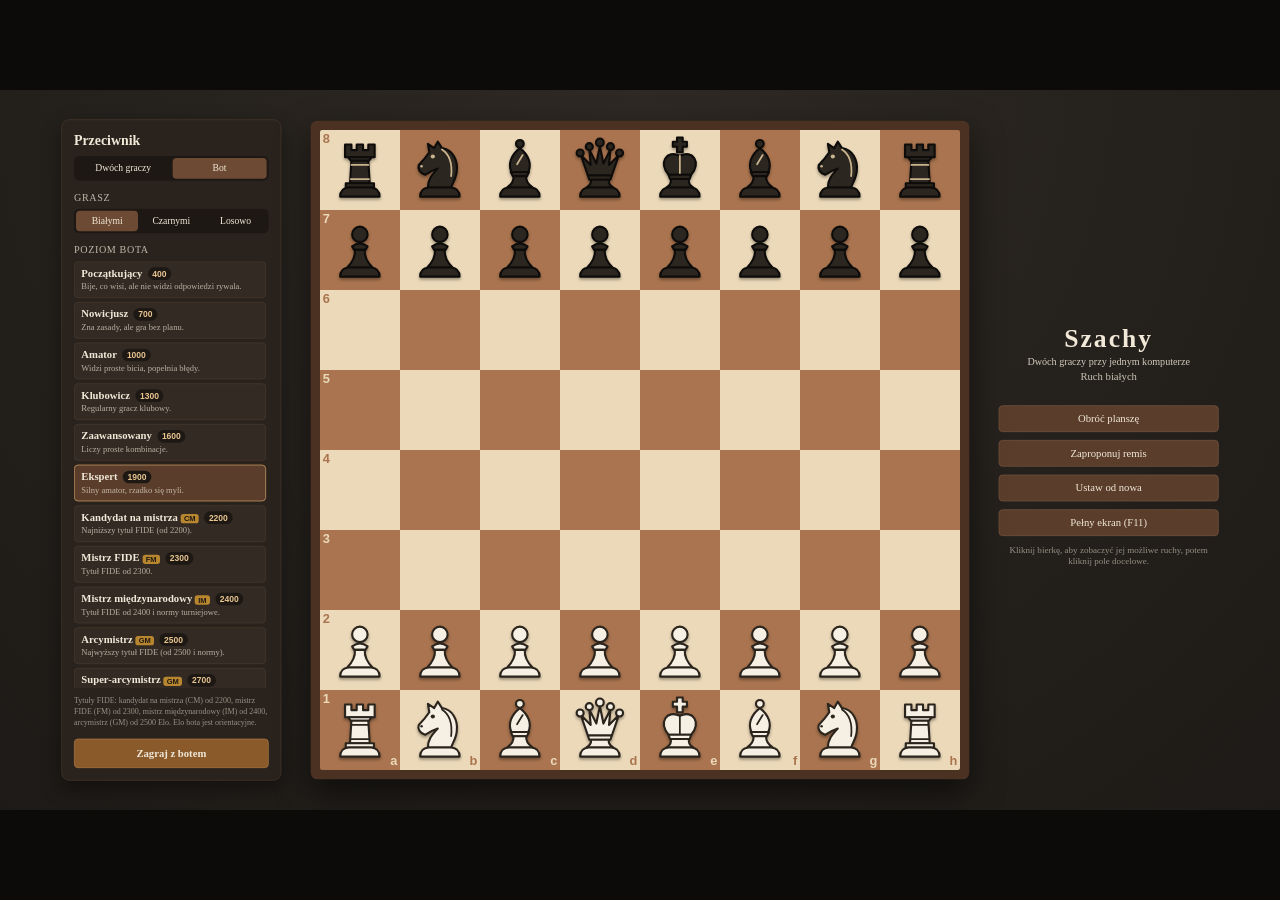
<file: index.html>
<!DOCTYPE html>
<html lang="pl">
<head>
  <meta charset="UTF-8">
  <meta name="viewport" content="width=device-width, initial-scale=1.0">
  <title>Szachy</title>
  <link rel="stylesheet" href="css/styl.css">
</head>
<body class="tryb-16x9">
  <div class="scena">
  <main class="uklad">
    <aside class="panel">
      <h2>Przeciwnik</h2>
      <div class="przelacznik" id="tryb">
        <button data-tryb="dwoch">Dwóch graczy</button>
        <button data-tryb="bot">Bot</button>
      </div>

      <div id="opcje-bota">
        <h3>Grasz</h3>
        <div class="przelacznik" id="kolor">
          <button data-kolor="w">Białymi</button>
          <button data-kolor="b">Czarnymi</button>
          <button data-kolor="losowo">Losowo</button>
        </div>

        <h3>Poziom bota</h3>
        <div id="poziomy" class="poziomy"></div>
        <p class="przypis">
          Tytuły FIDE: kandydat na mistrza (CM) od 2200, mistrz FIDE (FM) od 2300,
          mistrz międzynarodowy (IM) od 2400, arcymistrz (GM) od 2500 Elo.
          Elo bota jest orientacyjne.
        </p>
      </div>

      <button id="start" class="start">Zagraj z botem</button>
    </aside>

    <section class="gra">
      <div class="plansza-ramka">
        <div id="plansza" class="plansza"></div>
      </div>
    </section>

    <section class="info">
      <h1>Szachy</h1>
      <p id="przeciwnik-info" class="przeciwnik-info"></p>
      <p id="status">Ruch białych</p>

      <div id="przeglad" class="przeglad ukryte">
        <span class="przeglad-tytul">Przegląd partii</span>
        <div class="przeglad-przyciski">
          <button id="przeglad-poczatek" title="Na początek (Home)">⏮</button>
          <button id="przeglad-wstecz" title="Ruch wstecz (←)">◀</button>
          <button id="przeglad-naprzod" title="Ruch naprzód (→)">▶</button>
          <button id="przeglad-koniec" title="Na koniec (End)">⏭</button>
        </div>
        <span id="przeglad-info" class="przeglad-info"></span>
      </div>
      <div class="przyciski">
        <button id="obroc">Obróć planszę</button>
        <button id="remis">Zaproponuj remis</button>
        <button id="nowa">Ustaw od nowa</button>
        <button id="pelny-ekran">Pełny ekran (F11)</button>
      </div>
      <p class="podpowiedz">Kliknij bierkę, aby zobaczyć jej możliwe ruchy, potem kliknij pole docelowe.</p>
    </section>
  </main>
  </div>

  <script src="js/bierki.js"></script>
  <script src="js/zasady.js"></script>
  <script src="js/silnik.js"></script>
  <script src="js/hellbot.js"></script>
  <script src="js/szachy.js"></script>
</body>
</html>
</file>
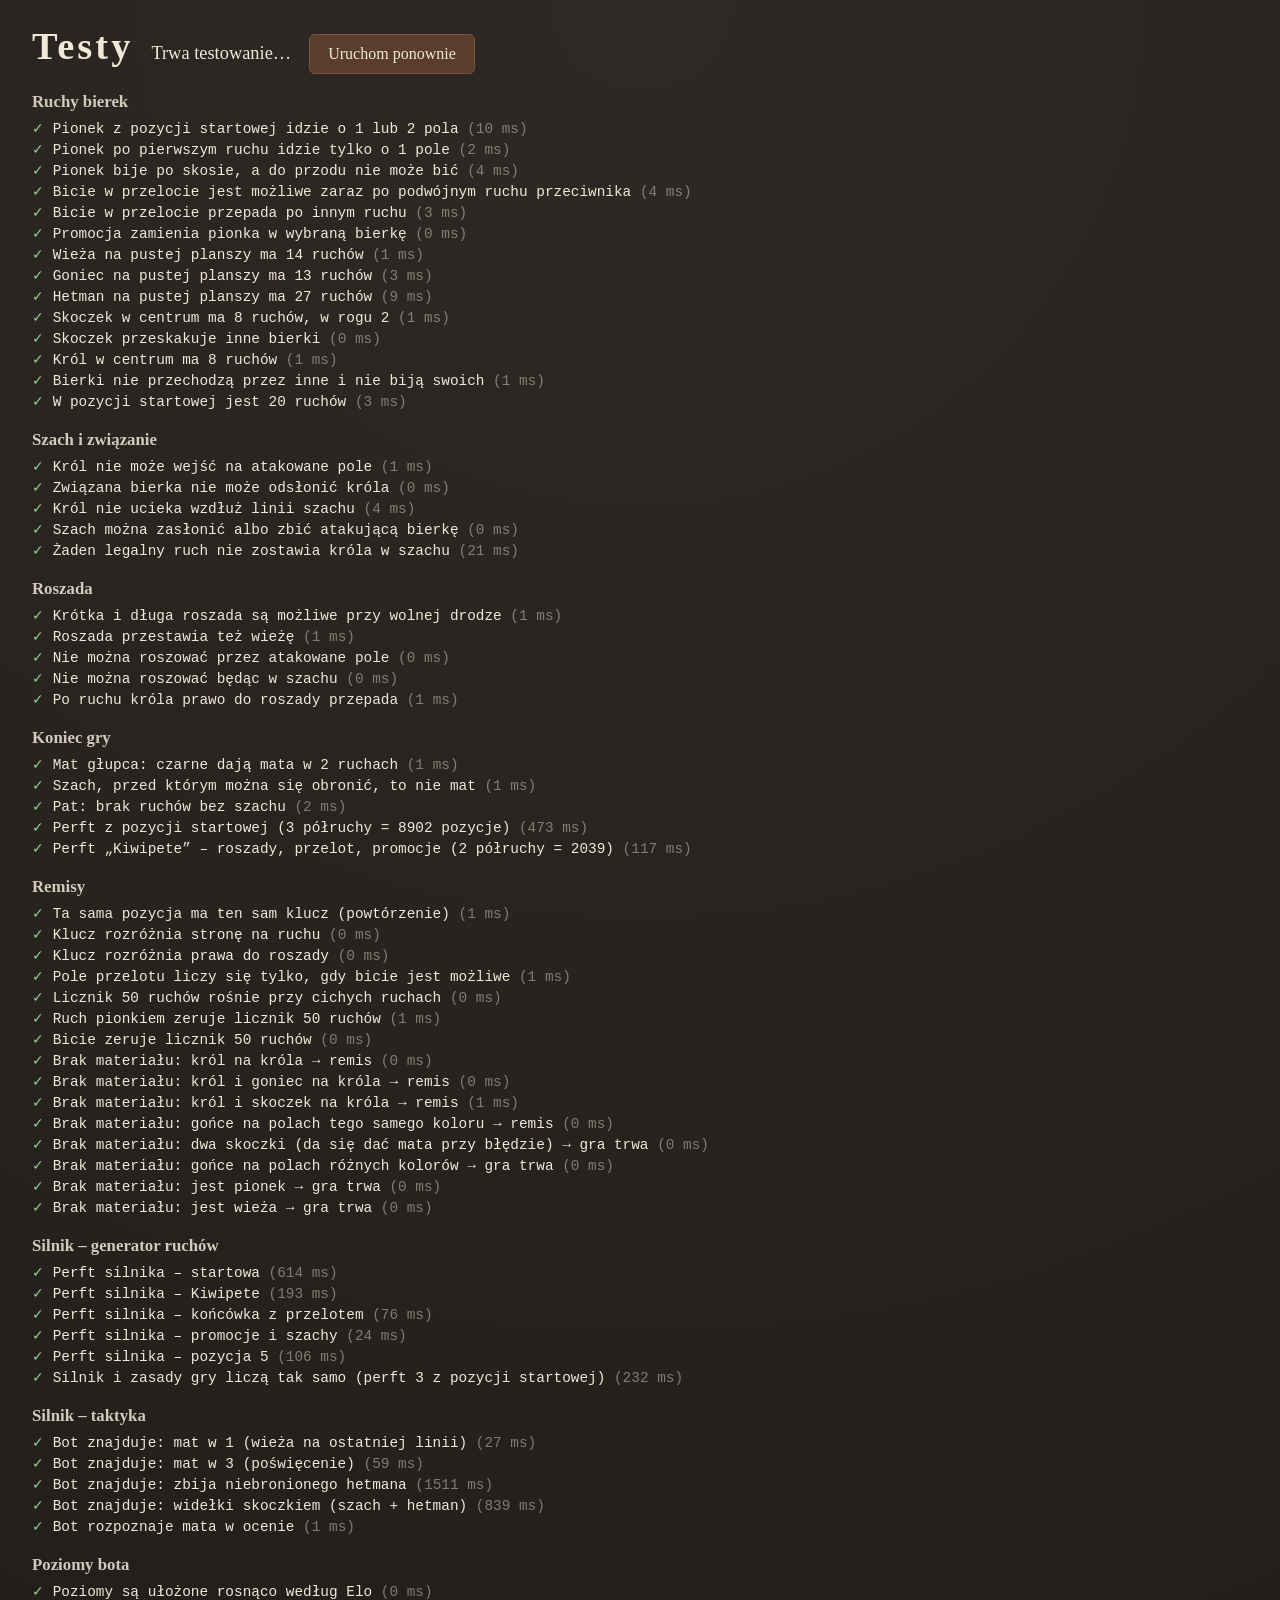
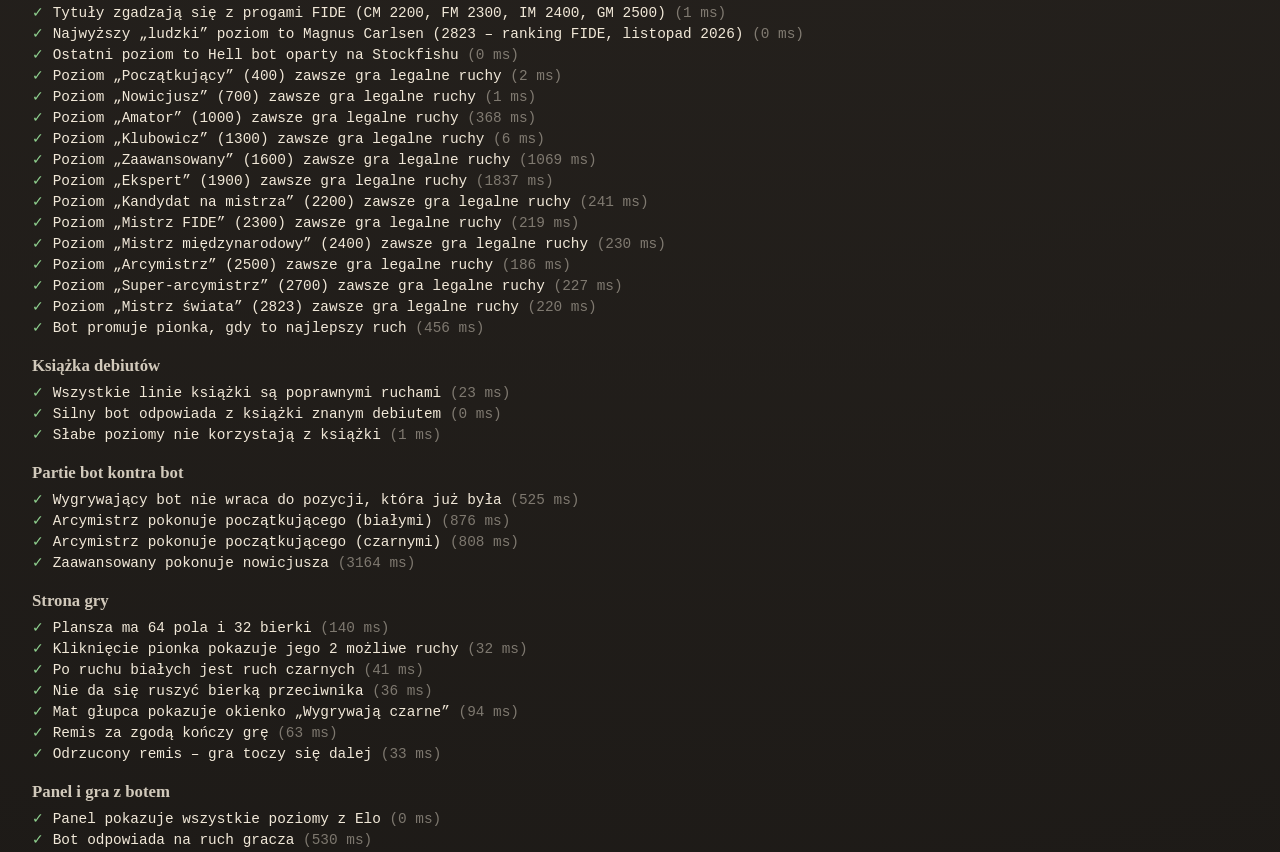
<file: testy/index.html>
<!DOCTYPE html>
<html lang="pl">
<head>
  <meta charset="UTF-8">
  <title>Szachy – testy</title>
  <link rel="stylesheet" href="../css/styl.css">
  <style>
    body { display: block; padding: 24px 32px; }
    .naglowek { display: flex; align-items: baseline; gap: 18px; }
    .naglowek h1 { margin: 0; }
    #podsumowanie { font-size: 1.15rem; }
    #podsumowanie.ok { color: #8fd18f; }
    #podsumowanie.blad { color: #ff8a80; }
    .grupa-testow { margin-top: 18px; }
    .grupa-testow h2 { font-size: 1.05rem; margin: 0 0 6px; opacity: 0.85; }
    .wynik { font-family: Consolas, monospace; font-size: 0.9rem; padding: 2px 0; }
    .wynik .czas { opacity: 0.45; }
    .wynik.ok::before { content: '✓ '; color: #8fd18f; }
    .wynik.blad { color: #ff8a80; }
    .wynik.blad::before { content: '✗ '; }
    .wynik .powod { display: block; margin-left: 18px; opacity: 0.85; }
    details { margin-top: 28px; }
    summary { cursor: pointer; opacity: 0.7; }
    #gra-testowa { transform: scale(0.6); transform-origin: top left; height: 620px; }
  </style>
</head>
<body>
  <div class="naglowek">
    <h1>Testy</h1>
    <span id="podsumowanie">Trwa testowanie…</span>
    <button onclick="location.reload()">Uruchom ponownie</button>
  </div>
  <div id="wyniki"></div>

  <details>
    <summary>Podgląd strony gry używanej w testach</summary>
    <!-- kopia strony gry (index.html), na której klikają testy interfejsu -->
    <div id="gra-testowa">
      <main class="uklad">
        <aside class="panel">
          <h2>Przeciwnik</h2>
          <div class="przelacznik" id="tryb">
            <button data-tryb="dwoch">Dwóch graczy</button>
            <button data-tryb="bot">Bot</button>
          </div>
          <div id="opcje-bota">
            <h3>Grasz</h3>
            <div class="przelacznik" id="kolor">
              <button data-kolor="w">Białymi</button>
              <button data-kolor="b">Czarnymi</button>
              <button data-kolor="losowo">Losowo</button>
            </div>
            <h3>Poziom bota</h3>
            <div id="poziomy" class="poziomy"></div>
          </div>
          <button id="start" class="start">Zagraj z botem</button>
        </aside>
        <section class="gra">
          <p id="przeciwnik-info" class="przeciwnik-info"></p>
          <p id="status"></p>
          <div class="plansza-ramka"><div id="plansza" class="plansza"></div></div>
          <div id="przeglad" class="przeglad ukryte">
            <span class="przeglad-tytul">Przegląd partii</span>
            <div class="przeglad-przyciski">
              <button id="przeglad-poczatek" title="Na początek (Home)">⏮</button>
              <button id="przeglad-wstecz" title="Ruch wstecz (←)">◀</button>
              <button id="przeglad-naprzod" title="Ruch naprzód (→)">▶</button>
              <button id="przeglad-koniec" title="Na koniec (End)">⏭</button>
            </div>
            <span id="przeglad-info" class="przeglad-info"></span>
          </div>
          <div class="przyciski">
            <button id="obroc">Obróć planszę</button>
            <button id="remis">Zaproponuj remis</button>
            <button id="nowa">Ustaw od nowa</button>
          </div>
        </section>
      </main>
    </div>
  </details>

  <script src="../js/bierki.js"></script>
  <script src="../js/zasady.js"></script>
  <script src="../js/silnik.js"></script>
  <script src="../js/hellbot.js"></script>
  <script src="framework.js"></script>
  <script src="zasady.test.js"></script>
  <script src="remisy.test.js"></script>
  <script src="silnik.test.js"></script>
  <script src="interfejs.test.js"></script>
  <script>
    // Najpierw daj stronie się narysować, potem testuj.
    setTimeout(async () => {
      const wyniki = document.getElementById('wyniki');
      let grupaEl = null, nazwaGrupy = null;
      const w = await uruchomTesty(t => {
        if (t.grupa !== nazwaGrupy) {
          nazwaGrupy = t.grupa;
          grupaEl = document.createElement('div');
          grupaEl.className = 'grupa-testow';
          grupaEl.innerHTML = `<h2>${t.grupa}</h2>`;
          wyniki.appendChild(grupaEl);
        }
        const el = document.createElement('div');
        el.className = 'wynik ' + t.stan;
        el.innerHTML = `${t.nazwa} <span class="czas">(${t.czas} ms)</span>` +
          (t.blad ? `<span class="powod">${t.blad}</span>` : '');
        grupaEl.appendChild(el);
      }, 'przegladarka');
      const p = document.getElementById('podsumowanie');
      p.textContent = w.bledy ? `Nieudane: ${w.bledy}, zaliczone: ${w.ok}` : `Wszystkie testy zaliczone (${w.ok})`;
      p.className = w.bledy ? 'blad' : 'ok';
      document.title = (w.bledy ? '✗ ' : '✓ ') + 'Szachy – testy';
    }, 100);
  </script>
</body>
</html>
</file>
<file: css/styl.css>
:root {
  --jasne: #ecd9b9;
  --ciemne: #a9744f;
  --ramka: #4a3122;
  --tlo: #1d1a17;
  --tekst: #f1e8d8;
  --zaznaczenie: rgba(255, 214, 90, 0.55);
  --ostatni: rgba(155, 199, 0, 0.38);
}

* { box-sizing: border-box; }

body {
  margin: 0;
  min-height: 100vh;
  display: flex;
  justify-content: center;
  align-items: center;
  background: radial-gradient(circle at top, #2e2924, var(--tlo));
  color: var(--tekst);
  font-family: Georgia, "Times New Roman", serif;
}

main { padding: 24px; }

/* Układ pod szeroki ekran 16:9: panel | plansza | informacje */
.uklad {
  display: grid;
  grid-template-columns: 300px auto 300px;
  gap: 36px;
  align-items: center;
  justify-content: center;
}
.gra { text-align: center; }
.info { display: flex; flex-direction: column; align-items: stretch; text-align: center; }
.info h1 { margin-top: 0; }
.info .przyciski { flex-direction: column; margin-top: 16px; }
.info .przeglad { margin-top: 12px; }

.panel {
  width: 300px;
  flex-shrink: 0;
  padding: 18px;
  background: #2a231d;
  border: 1px solid #4a3a2e;
  border-radius: 12px;
  box-shadow: 0 12px 30px rgba(0, 0, 0, 0.4);
  text-align: left;
}
.panel h2 { margin: 0 0 12px; font-size: 1.3rem; }
.panel h3 { margin: 16px 0 8px; font-size: 0.95rem; opacity: 0.75; font-weight: normal; text-transform: uppercase; letter-spacing: 0.06em; }

.przelacznik { display: flex; background: #1d1814; border-radius: 8px; padding: 3px; gap: 3px; }
.przelacznik button {
  flex: 1;
  padding: 7px 6px;
  font-size: 0.9rem;
  background: transparent;
  border: none;
}
.przelacznik button.aktywny { background: #6d4a34; }

.poziomy {
  display: flex;
  flex-direction: column;
  gap: 6px;
  max-height: calc(100vh - 410px);
  overflow-y: auto;
  padding-right: 4px;
}
.poziom {
  display: flex;
  flex-direction: column;
  gap: 3px;
  padding: 8px 10px;
  text-align: left;
  background: #332a23;
  border: 1px solid #4a3a2e;
}
.poziom:hover { background: #3d3229; }
.poziom.aktywny { background: #5a3d2b; border-color: #d9a86c; }
.poziom-gora { display: flex; justify-content: space-between; align-items: center; gap: 8px; }
.poziom-nazwa { font-weight: bold; }
.poziom-elo {
  font-family: Arial, sans-serif;
  font-size: 0.8rem;
  font-weight: bold;
  padding: 2px 7px;
  border-radius: 10px;
  background: #1d1814;
  color: #e8c48f;
}
.poziom-opis { font-size: 0.8rem; opacity: 0.7; }
.tytul {
  font-family: Arial, sans-serif;
  font-size: 0.7rem;
  font-weight: bold;
  padding: 1px 5px;
  border-radius: 4px;
  background: #b8862f;
  color: #1d1814;
  vertical-align: middle;
}
.przypis { font-size: 0.75rem; opacity: 0.55; margin: 10px 0 0; line-height: 1.4; }
.ukryte { display: none; }

.start {
  width: 100%;
  margin-top: 16px;
  padding: 12px;
  font-weight: bold;
  background: #8a5a2b;
  border-color: #b07a45;
}
.start:hover { background: #a06a35; }

.przeciwnik-info { margin: 0 0 4px; font-size: 0.95rem; opacity: 0.85; }
.plansza.czeka .pole { cursor: default; }

/* Hell bot */
.poziom.hell { background: linear-gradient(135deg, #3a1210, #5a1a12); border-color: #a33a22; }
.poziom.hell:hover { background: linear-gradient(135deg, #4a1712, #6e2115); }
.poziom.hell.aktywny { border-color: #ff6a3d; box-shadow: 0 0 12px rgba(255, 90, 40, 0.45); }
.poziom.hell .poziom-nazwa { color: #ffb08a; }
.poziom.hell .tytul { background: #d8461f; color: #fff2ea; }
.poziom.hell .poziom-elo { color: #ff8a5c; }

/* Węższe ekrany: panel pod planszą */
@media (max-width: 1150px) {
  .uklad { grid-template-columns: 1fr; justify-items: center; }
  .plansza { --rozmiar: min(88vw, 640px); }
  .panel, .info { width: min(640px, 92vw); }
  .poziomy { max-height: 46vh; }
}

h1 { margin: 0 0 4px; font-size: 2.4rem; letter-spacing: 0.08em; }

#status { margin: 0 0 18px; opacity: 0.8; }

.plansza-ramka {
  display: inline-block;
  padding: 14px;
  background: var(--ramka);
  border-radius: 10px;
  box-shadow: 0 20px 50px rgba(0, 0, 0, 0.55);
}

.plansza {
  --rozmiar: min(calc(100vh - 96px), calc(100vw - 800px), 1000px);
  width: var(--rozmiar);
  height: var(--rozmiar);
  display: grid;
  grid-template-columns: repeat(8, 1fr);
  grid-template-rows: repeat(8, 1fr);
  border-radius: 3px;
  overflow: hidden;
}

.pole {
  position: relative;
  display: flex;
  align-items: center;
  justify-content: center;
  cursor: pointer;
  user-select: none;
}
.pole.jasne { background: var(--jasne); }
.pole.ciemne { background: var(--ciemne); }
.pole.ostatni::before,
.pole.wybrane::before {
  content: "";
  position: absolute;
  inset: 0;
}
.pole.ostatni::before { background: var(--ostatni); }
.pole.wybrane::before { background: var(--zaznaczenie); }

.pole.szach {
  background-image: radial-gradient(circle, #ff4a3d 0%, #d72b20 45%, transparent 80%);
}

/* Możliwe ruchy zaznaczonej bierki */
.cel-ruch {
  position: absolute;
  width: 30%;
  height: 30%;
  border-radius: 50%;
  background: rgba(30, 30, 30, 0.28);
  pointer-events: none;
}
.cel-bicie {
  position: absolute;
  inset: 4%;
  border-radius: 50%;
  border: calc(var(--rozmiar) / 110) solid rgba(30, 30, 30, 0.32);
  pointer-events: none;
}

/* Wybór bierki przy promocji */
.plansza-ramka { position: relative; }
.promocja {
  position: absolute;
  inset: 0;
  z-index: 10;
  display: flex;
  flex-direction: column;
  align-items: center;
  justify-content: center;
  background: rgba(0, 0, 0, 0.6);
  border-radius: 10px;
}
.promocja p { margin: 0 0 12px; font-size: 1.2rem; }
.promocja-wybor { display: flex; gap: 10px; }
.promocja-wybor button {
  width: min(11vmin, 90px);
  height: min(11vmin, 90px);
  padding: 6px;
  background: var(--jasne);
  border: 2px solid var(--ramka);
}
.promocja-wybor button:hover { background: #f7e7c6; }
.promocja-wybor .bierka-svg { width: 100%; height: 100%; }

/* Okienko końca gry */
.koniec-gry {
  position: absolute;
  inset: 0;
  display: flex;
  align-items: center;
  justify-content: center;
  background: rgba(0, 0, 0, 0.55);
  border-radius: 10px;
  z-index: 10;
  animation: pojaw 0.3s ease-out;
}
.koniec-karta {
  min-width: 260px;
  padding: 24px 32px;
  background: #2e2620;
  border: 2px solid #7a5640;
  border-radius: 12px;
  box-shadow: 0 16px 40px rgba(0, 0, 0, 0.6);
}
.koniec-krol .bierka-svg { width: 90px; height: 90px; }
.koniec-karta h2 { margin: 6px 0 4px; font-size: 2rem; }
.koniec-karta p { margin: 0 0 18px; font-size: 1.15rem; }
.koniec-karta button { margin: 0 4px; }
.koniec-karta .koniec-bot { font-size: 1rem; opacity: 0.8; margin-top: -10px; }
.koniec-zamknij { background: transparent; }
.remis-krole { display: flex; justify-content: center; gap: 4px; }
.remis-krole .bierka-svg { width: 70px; height: 70px; }

.propozycja-remisu {
  display: inline-flex;
  align-items: center;
  gap: 10px;
  margin-top: 14px;
  padding: 10px 14px;
  background: #2e2620;
  border: 1px solid #7a5640;
  border-radius: 8px;
}
.propozycja-remisu button { padding: 6px 12px; }
@keyframes pojaw { from { opacity: 0; transform: scale(0.96); } to { opacity: 1; transform: none; } }

.bierka-svg {
  position: relative;
  width: 88%;
  height: 88%;
  filter: drop-shadow(0 3px 2px rgba(0, 0, 0, 0.35));
  transition: transform 0.12s;
}
.pole:hover .bierka-svg { transform: translateY(-2px); }

/* Oznaczenia współrzędnych */
.wsp {
  position: absolute;
  font-size: calc(var(--rozmiar) / 50);
  font-family: Arial, sans-serif;
  font-weight: bold;
  pointer-events: none;
}
.wsp.cyfra { top: 3px; left: 4px; }
.wsp.litera { bottom: 2px; right: 4px; }
.pole.jasne .wsp { color: var(--ciemne); }
.pole.ciemne .wsp { color: var(--jasne); }

/* Przegląd partii */
.przeglad {
  display: flex;
  flex-direction: column;
  align-items: center;
  gap: 8px;
  margin-top: 16px;
  padding: 12px 16px;
  background: #2a231d;
  border: 1px solid #7a5640;
  border-radius: 10px;
}
.przeglad.ukryte { display: none; }
.przeglad-tytul { font-size: 0.8rem; text-transform: uppercase; letter-spacing: 0.08em; opacity: 0.6; }
.przeglad-przyciski { display: flex; gap: 8px; }
.przeglad-przyciski button { min-width: 56px; font-size: 1.1rem; }
.przeglad-przyciski button:disabled { opacity: 0.35; cursor: default; }
.przeglad-info { font-size: 0.95rem; min-height: 1.2em; }

.przyciski { margin-top: 20px; display: flex; gap: 12px; justify-content: center; }

button {
  padding: 10px 18px;
  font: inherit;
  color: var(--tekst);
  background: #5a3d2b;
  border: 1px solid #7a5640;
  border-radius: 6px;
  cursor: pointer;
}
button:hover { background: #6d4a34; }

.podpowiedz { font-size: 0.85rem; opacity: 0.55; margin-top: 14px; }

/* ---------- Scena 16:9 ----------
   Cała gra jest ułożona na scenie 1920×1080 i skalowana do okna (js/szachy.js: dopasujScene),
   więc zawsze ma proporcje 16:9 – na ekranach o innych proporcjach pojawiają się ciemne pasy. */
body.tryb-16x9 {
  display: block;
  height: 100vh;
  overflow: hidden;
  background: #0d0b09;
}
.scena {
  position: absolute;
  left: 50%;
  top: 50%;
  width: 1920px;
  height: 1080px;
  transform: translate(-50%, -50%) scale(var(--skala, 1));
  background: radial-gradient(circle at top, #2e2924, var(--tlo));
  display: flex;
  align-items: center;
  justify-content: center;
  overflow: hidden;
}
.scena main { padding: 0; }
.scena .uklad { grid-template-columns: 330px auto 330px; gap: 44px; justify-items: stretch; }
.scena .plansza { --rozmiar: 960px; }
.scena .panel, .scena .info { width: auto; }
.scena .poziomy { max-height: 640px; }
</file>
